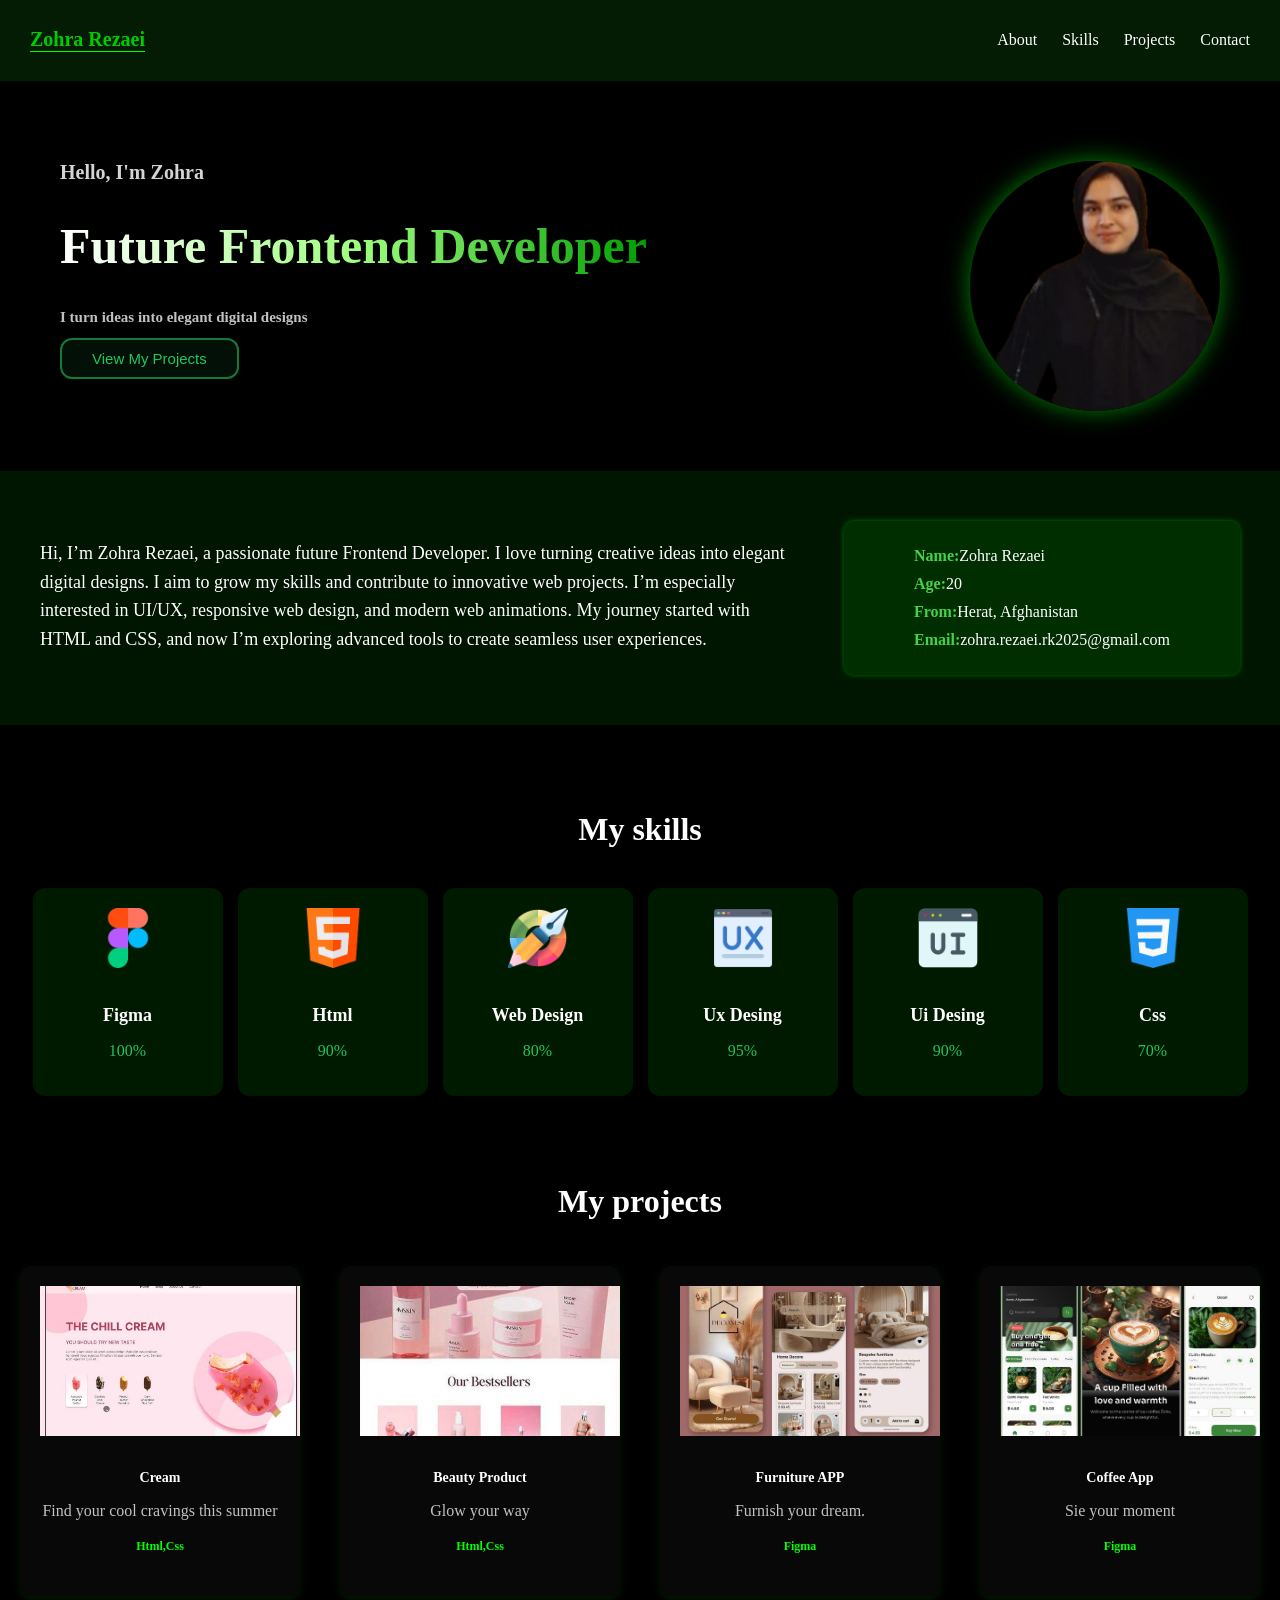
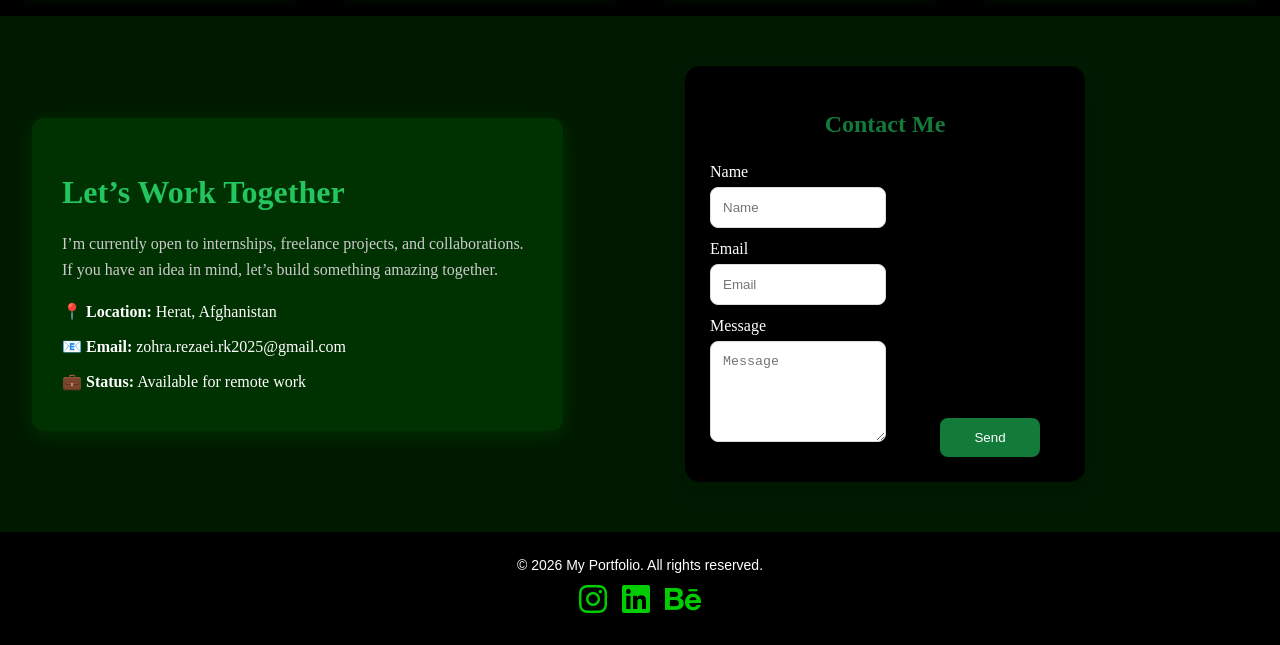
<file: index.html>
<!doctype html>
<html lang="en">
  <head>
    <meta charset="UTF-8" />
    <meta name="viewport" content="width=device-width, initial-scale=1.0" />
    <title>Document</title>
    <link rel="stylesheet" href="style.css" />
    <link
      rel="stylesheet"
      href="https://cdnjs.cloudflare.com/ajax/libs/font-awesome/6.4.0/css/all.min.css"
    />
  </head>
  <body class="container">
    <header class="hed">
      <h1 class="h1">Zohra Rezaei</h1>
      <nav class="links">
        <a href="#">About</a>
        <a href="#">Skills</a>
        <a href="#">Projects</a>
        <a href="#">Contact</a>
      </nav>
    </header>
    <main class="hero">
      <div class="hero-text">
        <h3>Hello, I'm Zohra</h3>
        <h1 class="gradient-text">Future Frontend Developer</h1>
        <h2 class="h2">I turn ideas into elegant digital designs</h2>
        <button class="menu-toggle">View My Projects</button>
      </div>
      <img src="sticker.webp" class="profile-img" />
    </main>
    <section class="About">
      <div class="About-box">
        <div class="About-left">
          <p>
            Hi, I’m Zohra Rezaei, a passionate future Frontend Developer. I love
            turning creative ideas into elegant digital designs. I aim to grow
            my skills and contribute to innovative web projects. I’m especially
            interested in UI/UX, responsive web design, and modern web
            animations. My journey started with HTML and CSS, and now I’m
            exploring advanced tools to create seamless user experiences.
          </p>
        </div>
        <div class="About-right">
          <ul>
            <li><strong>Name:</strong>Zohra Rezaei</li>
            <li><strong>Age:</strong>20</li>
            <li><strong>From:</strong>Herat, Afghanistan</li>
            <li><strong>Email:</strong>zohra.rezaei.rk2025@gmail.com</li>
          </ul>
        </div>
      </div>
    </section>

    <section class="skills">
      <h2>My skills</h2>
      <div class="skills-container">
        <div class="Skills-card">
          <img src="imag/5968705.png" alt="figma" class="skills-icon" />
          <h3>Figma</h3>
          <p>100%</p>
        </div>
        <div class="Skills-card">
          <img src="imag/1051277.png" alt="figma" class="skills-icon" />
          <h3>Html</h3>
          <p>90%</p>
        </div>
        <div class="Skills-card">
          <img src="imag/2779775.png" alt="figma" class="skills-icon" />
          <h3>Web Design</h3>
          <p>80%</p>
        </div>
        <div class="Skills-card">
          <img src="imag/3829193.png" alt="figma" class="skills-icon" />
          <h3>Ux Desing</h3>
          <p>95%</p>
        </div>
        <div class="Skills-card">
          <img src="imag/6868972.png" alt="figma" class="skills-icon" />
          <h3>Ui Desing</h3>
          <p>90%</p>
        </div>
        <div class="Skills-card">
          <img src="imag/732190.png" alt="figma" class="skills-icon" />
          <h3>Css</h3>
          <p>70%</p>
        </div>
      </div>
    </section>
    <section>
      <h2 class="title-projects">My projects</h2>
      <div class="projects-container">
        <div class="projects-card">
          <img src="imag/photo_2026-02-24_15-07-27.jpg" alt="projects 1" />
          <div class="content2">
            <h3>Cream</h3>
            <p class="short-desc">Find your cool cravings this summer</p>
            <span>Html,Css</span>

            <p class="more-info">
              This is an app where you can explore and purchase all kinds of ice
              creams available in every season. Whether it’s a hot summer day or
              a chilly winter evening, you’ll find the perfect treat to satisfy
              your sweet cravings
            </p>
          </div>
        </div>
        <div class="projects-card">
          <img src="imag/photo_2026-02-24_15-07-17.jpg" alt="projects 2" />
          <div class="content2">
            <h3>Beauty Product</h3>
            <p class="short-desc">Glow your way</p>
            <span>Html,Css</span>
            <p class="more-info">
              This app lets you discover, explore, and purchase a wide range of
              beauty and cosmetic products. From skincare to makeup, find the
              perfect items to enhance your natural glow and express your unique
              style.
            </p>
          </div>
        </div>
        <div class="projects-card">
          <img src="imag/photo_2026-02-23_21-14-21.jpg" alt="projects 3" />
          <div class="content2">
            <h3>Furniture APP</h3>
            <p class="short-desc">Furnish your dream.</p>
            <span>Figma</span>
            <p class="more-info">
              This app helps you explore, select, and purchase furniture for
              every room and style. From modern minimalistic pieces to cozy
              classic designs, find the perfect items to make your space
              functional and beautiful.
            </p>
          </div>
        </div>
        <div class="projects-card">
          <img src="imag/photo_2026-02-23_21-16-53.jpg" alt="projects 4" />
          <div class="content2">
            <h3>Coffee App</h3>
            <p class="short-desc">Sie your moment</p>
            <span>Figma</span>
            <p class="more-info">
              This app lets you explore and order any type of coffee or cake
              from your favorite cafes. From rich espresso to creamy cappuccino,
              and from chocolate cakes to fruity pastries, satisfy your cravings
              anytime, anywhere
            </p>
          </div>
        </div>
      </div>
    </section>
    <section class="content-form">
      <div class="contact-container">
        <div class="contact-left">
          <h2>Let’s Work Together</h2>
          <p class="contact-text">
            I’m currently open to internships, freelance projects, and
            collaborations. If you have an idea in mind, let’s build something
            amazing together.
          </p>
          <div class="contact-info">
            <p><strong>📍 Location:</strong> Herat, Afghanistan</p>
            <p><strong>📧 Email:</strong> zohra.rezaei.rk2025@gmail.com</p>
            <p><strong>💼 Status:</strong> Available for remote work</p>
          </div>
        </div>

        <form class="form">
          <h2 class="form-title">Contact Me</h2>

          <label class="form-label">Name</label>
          <input type="text" class="form-input" placeholder="Name" required />

          <label class="form-label">Email</label>
          <input type="email" class="form-input" placeholder="Email" required />

          <label class="form-label">Message</label>
          <textarea
            class="form-textarea"
            rows="5"
            placeholder="Message"
            required
          ></textarea>

          <button type="submit" class="form-button">Send</button>
        </form>
      </div>
    </section>
    <footer class="footer-simple">
      <p>© 2026 My Portfolio. All rights reserved.</p>
      <ul class="socials-simple">
        <a href="https://www.instagram.com" target="_blank">
          <i
            class="fa-brands fa-instagram"
            style="color: #00cc00; font-size: 32px"
          ></i>
        </a>

        <a href="https://www.linkedin.com" target="_blank">
          <i
            class="fa-brands fa-linkedin"
            style="color: #00cc00; font-size: 32px"
          ></i>
        </a>

        <a href="https://www.behance.net" target="_blank">
          <i
            class="fa-brands fa-behance"
            style="color: #00cc00; font-size: 32px"
          ></i>
        </a>
      </ul>
    </footer>
  </body>
</html>
</file>
<file: style.css>
body {
  margin: 0;
  min-height: 100vh;
}
.container {
  background: black;
  margin: 0;
  min-height: 100vh;
}
.h1 {
  font-size: 20px;
  color: #00cc00;
  border-bottom: 1px solid #00ff00;
}
.hed {
  display: flex;
  justify-content: space-between;
  align-items: center;
  padding: 15px 30px;
  background-color: rgb(3, 28, 3);
}
.links {
  display: flex;
  gap: 25px;
}
.links a {
  position: relative;
  color: white;
  text-decoration: none;
  transition: 0.3s ease;
}
.links a::after {
  content: "";
  position: absolute;
  left: 50%;
  bottom: -5px;
  width: 0;
  height: 2px;
  background: #22c55e;
  transform: translateX(-50%);
  transition: 0.3s ease;
}
.links a:hover {
  transform: scale(1.1);
}
.links a:hover::after {
  width: 100%;
}
.hero {
  color: rgb(214, 211, 211);
  display: flex;
  justify-content: space-between;
  padding: 60px;
}

.hero-text h1 {
  font-size: 50px;
}
.hero-text h2 {
  font-size: 15px;
  color: #c2c0c0;
}
.hero-text h3 {
  font-size: 20px;
}
.gradient-text {
  background: linear-gradient(to right, #ffff, #a0ff80, #00ff009f);
  -webkit-background-clip: text;
  -webkit-text-fill-color: transparent;
}
.profile-img {
  width: 250px;
  height: 250px;
  border-radius: 50%;
  object-fit: cover;
  box-shadow: 0 0 25px rgba(0, 255, 0, 0.5);
  margin-top: 20px;
}
.profile-img:hover {
  box-shadow: 0 0 35px rgba(0, 255, 0, 0.7);
  transform: scale(1.03);
}
.menu-toggle {
  padding: 10px 30px;
  font-size: 15px;
  background: rgb(34, 197, 94, 0.08);
  color: #22c55e;
  border: 2px solid #137b39;
  border-radius: 12px;
  cursor: pointer;
  transition: 0.3s ease;
}
.menu-toggle:focus {
  background: rgba(34, 197, 94, 0.15);
  box-shadow: 0 0 20px;
  transform: scale(1.05);
}
.About {
  background-color: rgb(1, 22, 1);
  padding: 50px 40px;
  color: #ffff;
}
.About-box {
  display: grid;
  grid-template-columns: 2fr 1fr;
  gap: 40px;
  width: 100%;
  max-height: 1200px;
  margin: 0 auto;
}
.About-right ul {
  list-style: none;
  padding: 0;
}
.About-right li {
  margin-bottom: 10px;
  font-size: 16px;
}
.About-right li strong {
  color: #47d147;
}
.About-left {
  font-size: 18px;
  line-height: 1.6;
}
.About-right {
  background-color: rgba(0, 255, 0, 0.1);
  padding: 10px 70px;
  border-radius: 10px;
  box-shadow: 0 0 5px rgba(0, 255, 0, 0.4);
  transition: transform 0.3s ease;
}
.About-right:hover {
  transform: scale(1.03);
}
.skills {
  padding: 60px 40px;
  color: #fff;
  text-align: center;
}
.skills h2 {
  font-size: 32px;
  margin-bottom: 40px;
}
.skills-container {
  display: grid;
  grid-template-columns: repeat(auto-fit, minmax(150px, 1fr));
  gap: 30px;
  justify-items: center;
}
.Skills-card {
  background-color: rgba(0, 255, 0, 0.1);
  padding: 20px;
  width: 150px;
  border-radius: 12px;
  transition: transform o.3c ease;
  box-shadow: 0 2px 8px rgba(0, 0, 0, 0);
  transition: all 0.3s ease;
}
.Skills-card:hover {
  transform: translateY(-8px);
  box-shadow: 0 10px 25px rgba(0, 255, 0, 0.2);
  transition: 0.3s;
}
.skills-icon {
  width: 60px;
  height: 60px;
  margin-bottom: 15px;
}
.Skills-card h3 {
  font-size: 18px;
  margin-bottom: 8px;
}
.Skills-card p {
  font-size: 16px;
  color: #22c55e;
}
.projects-container {
  display: grid;
  grid-template-columns: repeat(auto-fit, minmax(250px, 1fr));
  gap: 40px;
  padding: 20px;
}
.title-projects {
  color: #fff;
  text-align: center;
  font-size: 32px;
  position: relative;
}
.projects-card {
  background-color: rgba(255, 255, 255, 0.03);
  backdrop-filter: blur(10px);
  border-radius: 12px;
  box-shadow: 0 4px 10px rgba(0, 255, 0, 0.1);
  overflow: hidden;
  cursor: pointer;
  transition:
    transform 0.3s,
    box-schadow 0.3s;
  padding: 10px;
}
.projects-card img {
  width: 100%;
  height: 150px;
  object-fit: cover;
  display: block;
  margin: auto;
  padding: 10px;
}
.content2 {
  padding: 10px;
  text-align: center;
}
.content2 h3 {
  font-size: 14px;
  color: #fff;
  margin-bottom: 8px;
}
.content2 span {
  font-size: 12px;
  color: #00ff00;
  font-weight: bold;
}
.more-info {
  max-height: 0;
  overflow: hidden;
  font-size: 12px;
  color: #fff;
  margin-top: 10px;
  transition: max-height 0.4s ease;
  line-height: 1.4;
}
.projects-card:hover .more-info {
  max-height: 200px;
}
.projects-card:hover {
  transform: translateY(-5px);
  box-shadow: 0 8px 20px rgba(0, 255, 0, 0.2);
}
.short-desc {
  color: #c2c0c0;
}
.contact-container {
  display: grid;
  grid-template-columns: 1fr 1fr;
  gap: 90px;
  align-items: center;
}
.content-form {
  display: flex;
  justify-content: center;
  padding: 50px 0;
  background-color: rgba(0, 255, 0, 0.1);
}
.contact-left {
  background-color: rgba(0, 255, 0, 0.1);
  padding: 30px;
  border-radius: 12px;
  box-shadow: 0 4px 20px rgba(0, 255, 0, 0.1);
  margin: 32px;
}
.contact-left h2 {
  font-size: 32px;
  margin-bottom: 20px;
  color: #22c55e;
}
.contact-left:hover {
  transform: scale(1.03);
}
.contact-text {
  margin-bottom: 20px;
  line-height: 1.6;
  color: #ccc;
}

.contact-info p {
  margin-bottom: 10px;
  color: white;
}
.form {
  background-color: black;
  width: 350px;
  padding: 25px;
  border-radius: 15px;
  box-shadow: 0 10px 25px rgba(0, 0, 0, 0.15);
}
.form-title {
  text-align: center;
  margin-bottom: 25px;
  color: #137b39;
}
.form-label {
  display: block;
  margin-top: 12px;
  margin-bottom: 6px;
  color: #fff;
}
.form-input,
.form-textarea {
  width: 150px;
  padding: 12px;
  border: 1px solid #ddd;
  border-radius: 8px;
  transition: 0.3s ease;
}
.form-input:focus,
.form-textarea:focus {
  outline: none;
  border-color: #137b39;
  box-shadow: 0 0 20px rgba(118, 231, 156, 0.5);
}
.form-button {
  width: 100px;
  margin-top: 25px;
  padding: 12px;
  background-color: #137b39;
  color: #fff;
  border: none;
  border-radius: 8px;
  cursor: pointer;
  transition: 0.03 ease;
  margin-left: 50px;
}
.form-button:hover {
  background-color: #22c55e;
  color: black;
}
.footer-simple {
  background-color: black;
  color: white;
  text-align: center;
  padding: 20px 10px;
  font-family: "Poppins", sans-serif;
}

.footer-simple p {
  margin: 5px 0;
  font-size: 14px;
}

.socials-simple {
  display: flex;
  justify-content: center;
  gap: 15px;
  margin: 10px;
  padding: 0;
}

.socials-simple i:hover {
  transform: scale(1.2);
}
@media (max-width: 1024px) {
  .links {
    gap: 15px;
    margin-top: 10px;
  }

  .hero {
    padding: 40px 20px;
  }

  .profile-img {
    width: 200px;
    height: 200px;
    margin-top: 20px;
  }

  .About-box {
    grid-template-columns: 1fr;
    gap: 20px;
  }

  .contact-container {
    grid-template-columns: 1fr;
  }

  .form {
    margin: 0 auto;
  }
}

@media (max-width: 768px) {
  .hero-text h1 {
    font-size: 32px;
  }
  .hero {
    flex-direction: column;
  }

  .hero-text h2 {
    font-size: 14px;
  }

  .hero-text h3 {
    font-size: 16px;
  }

  .Skills-card {
    width: 120px;
    padding: 15px;
  }

  .skills-icon {
    width: 50px;
    height: 50px;
  }

  .projects-card img {
    height: 120px;
  }

  .content2 h3 {
    font-size: 14px;
  }

  .content2 p {
    font-size: 12px;
  }

  .content-form {
    padding: 20px 10px;
  }

  .form-button {
    width: 100%;
    margin-left: 0;
  }
}

@media (max-width: 480px) {
  .skills-container {
    gap: 20px;
  }
}
</file>
